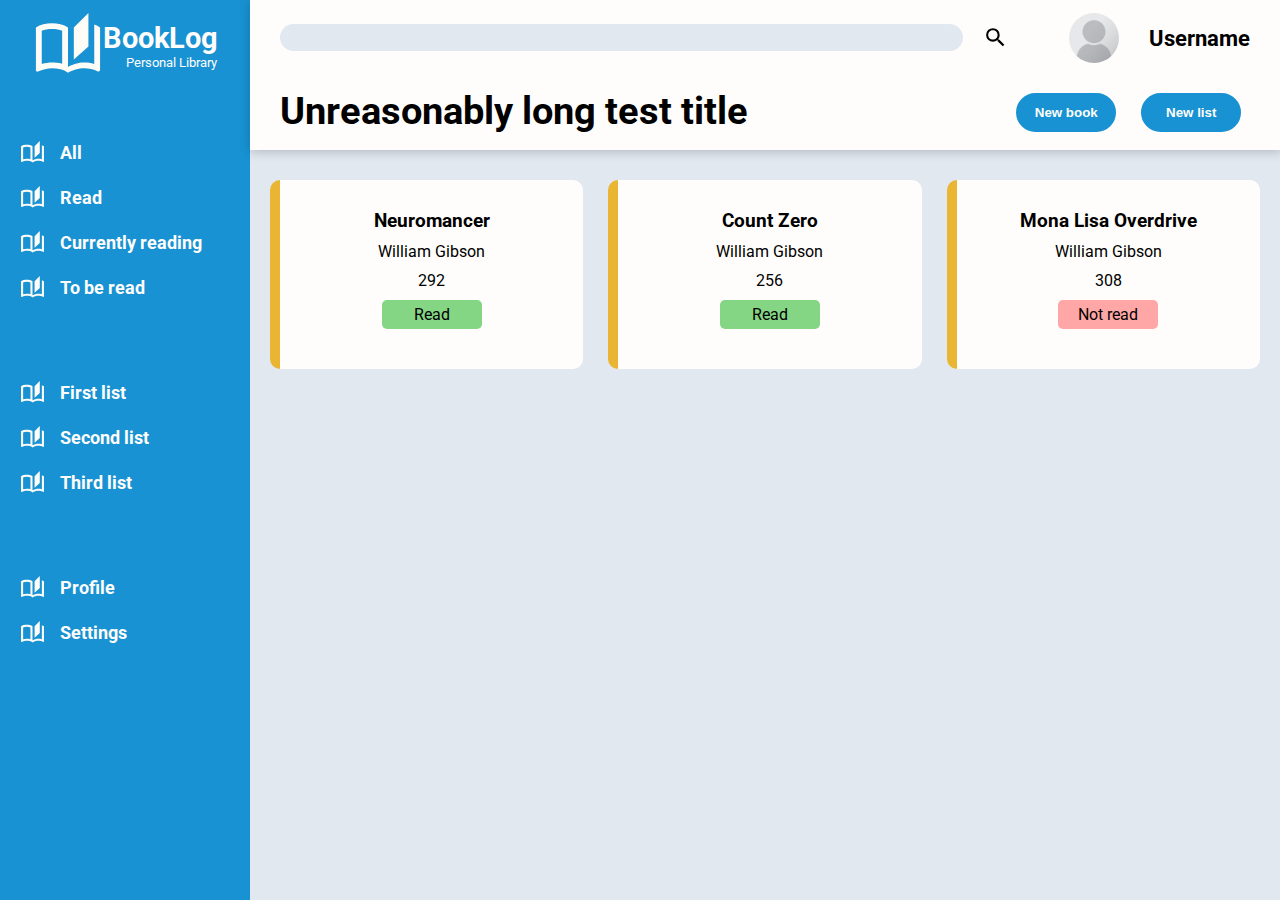
<file: index.html>
<!DOCTYPE html>
<html lang="en">
    <head>
        <meta charset="UTF-8">
        <meta name="viewport" content="width=device-width, initial-scale=1.0">
        <title>Library</title>
        <link rel="stylesheet" href="./style.css">
        <script src="./app.js" defer></script>
    </head>
    <body>
        <header class="header">
            <div class="search-bar">
                <input type="search">
                <img src="./icons/magnify.svg" alt="magnifying glass icon">
            </div>
            <div class="profile-indicator">
                <img src="./images/placeholder-user.png" alt="user picture" class="user-picture">
                <h2>Username</h2>
            </div>
            <div class="current-view">
                <h2 id="current-view">Unreasonably long test title</h2>
            </div>
            <div class="buttons">
                <button type="button" id="new-book-btn">New book</button>
                <button type="button" id="new-list-btn">New list</button>
            </div>
        </header>
        <aside class="sidebar">
            <div class="title">
                <img src="./icons/placeholder-book.svg" alt="book logo" class="logo">
                <div class="text-title">
                    <h1>BookLog</h1>
                    <p>Personal Library</p>
                </div>
            </div>
            <nav class="navbar">
                <ul class="status-group">
                    <li id="status-all">
                        <img src="./icons/placeholder-book.svg" alt="all books icon">
                        <p>All</p>
                    </li>
                    <li id="status-read">
                        <img src="./icons/placeholder-book.svg" alt="read books icon">
                        <p>Read</p>
                    </li>
                    <li id="status-currently">
                        <img src="./icons/placeholder-book.svg" alt="currently reading icon">
                        <p>Currently reading</p>
                    </li>
                    <li id="status-tbr">
                        <img src="./icons/placeholder-book.svg" alt="to be read icon">
                        <p>To be read</p>
                    </li>
                </ul>
                <ul class="user-lists">
                    <li id="list-1">
                        <img src="./icons/placeholder-book.svg" alt="list icon">
                        <p>First list</p>
                    </li>
                    <li id="list-2">
                        <img src="./icons/placeholder-book.svg" alt="list icon">
                        <p>Second list</p>
                    </li>
                    <li id="list-3">
                        <img src="./icons/placeholder-book.svg" alt="list icon">
                        <p>Third list</p>
                    </li>
                </ul>
                <ul class="preferences">
                    <li id="profile">
                        <img src="./icons/placeholder-book.svg" alt="profile icon">
                        <p>Profile</p>
                    </li>
                    <li id="settings">
                        <img src="./icons/placeholder-book.svg" alt="settings icon">
                        <p>Settings</p>
                    </li>
                </ul>
            </nav>
        </aside>
        <main class="book-area">
        </main>
    </body>
</html>
</file>
<file: style.css>
@import url('https://fonts.googleapis.com/css2?family=Roboto:wght@400;700&display=swap');

:root {
    --ff-roboto: 'Roboto', sans-serif;
    --clr-main: #1892d3;
    --clr-white: #fefdfb;
    --clr-accent: #e9b532;
    --clr-background: #e1e8f0;
    --clr-light-text: #878787;
    --svg-white: invert(91%) sepia(2%) saturate(537%) hue-rotate(347deg) brightness(109%) contrast(99%);

    font-size: 16px;
    font-family: var(--ff-roboto);
}

* {
    box-sizing: border-box;
    margin: 0;
    padding: 0;
}

body {
    display: grid;
    grid-template-columns: 250px 1fr;
    grid-template-rows: 150px 1fr;
    min-height: 100vh;
}

.header {
    grid-column: 2 / 3;
    grid-row: 1 / 2;
    background-color: var(--clr-white);
    display: grid;
    grid-template-columns: minmax(250px, 3fr) minmax(220px, 1fr);
    grid-template-rows: 1fr 1fr;
    padding: 0 30px;
    box-shadow: 1px 1px 10px 1px rgba(0, 0, 0, 0.2);
    position: relative;
    z-index: 0;
}

.header > div {
    display: flex;
    align-items: center;
}

.header .search-bar {
    grid-column: 1 / 2;
    grid-row: 1 / 2;
}

.header input[type="search"] {
    font-size: 1.1rem;
    background-color: var(--clr-background);
    border: none;
    border-radius: 2rem;
    padding: 0.2rem 0.6rem;
    width: 95%;
    margin-right: 20px;
}

.header .profile-indicator {
    grid-column: 2 / 3;
    grid-row: 1 / 2;
    justify-content: flex-end   ;
    gap: 30px;
}

.profile-indicator .user-picture {
    height: 50px;
    border-radius: 50%;
}

.profile-indicator h2 {
    font-size: 1.4rem;
}

.header .current-view {
    grid-column: 1 / 2;
    grid-row: 2 / 3;
    justify-content: flex-start;
    font-size: 1.6rem;
    margin-bottom: 5px;
}

.header .buttons {
    grid-column: 2 / 3;
    grid-row: 2 / 3;
    justify-content: center;
    gap: 25px;
}

.buttons button {
    background-color: var(--clr-main);
    color: var(--clr-white);
    width: 100px;
    padding: 10px 10px;
    border-radius: 50px;
    border: none;
    font-weight: bold;
    border: 2px solid var(--clr-main);
    cursor: pointer;
}

.buttons button:hover {
    background-color: var(--clr-white);
    color: var(--clr-main);
}

.buttons button:active {
    background-color: var(--clr-main);
    color: var(--clr-white);
}

.header img {
    height: 25px;
}

.sidebar {
    grid-column: 1 / 2;
    grid-row: 1 / 3;
    background-color: var(--clr-main);
    color: var(--clr-white);
    display: grid;
    grid-template-rows: auto 1fr;
    gap: 40px;
    padding: 10px 20px;
}

.sidebar img {
    filter: var(--svg-white);
}

.sidebar .title {
    grid-row: 1 / 2;
    display: flex;
    align-items: center;
    justify-content: center;
}

.title .logo {
    height: 70px;
}

.title h1 {
    font-size: 1.8rem;
}

.title p {
    font-size: 0.8rem;
    margin-left: 22px;
}

.sidebar .title .text-title {
    display: flex;
    flex-direction: column;
    align-items: center;
    justify-content: center;
}

.navbar {
    grid-row: 2 / 3;
    display: grid;
    grid-template-rows: auto auto 1fr;
    gap: 40px;
}

.navbar .status-group {
    grid-row: 1 / 2;
}

.navbar .user-lists {
    grid-row: 2 / 3;
}

.navbar .preferences {
    grid-row: 3 / 4;
}

.navbar li {
    display: flex;
    align-items: center;
    margin: 20px 0;
    font-weight: bold;
    font-size: 1.1rem;
}

.navbar img {
    height: 25px;
    margin-right: 15px;
}

.book-area {
    grid-column: 2 / 3;
    grid-row: 2 / 3;
    background-color: var(--clr-background);
    display: grid;
    grid-template-columns: repeat(auto-fit, minmax(200px, 1fr));
    grid-auto-rows: max-content;
    gap: 25px;
    padding: 30px 20px;
}

.book-card {
    width: auto;
    background-color: var(--clr-white);
    padding: 30px 20px;
    border-radius: 10px;
    border-left: 10px solid var(--clr-accent);
    display: flex;
    flex-direction: column;
    justify-content: space-between;
    align-items: center;
    text-align: center;
    gap: 10px;
}

button.read {
    width: 100px;
    font-size: 1rem;
    font-family: var(--ff-roboto);
    padding: 5px;
    border: none;
    border-radius: 5px;
    background-color: rgb(132, 213, 132);
} 

button.not-read {
    width: 100px;
    font-size: 1rem;
    font-family: var(--ff-roboto);
    padding: 5px;
    border: none;
    border-radius: 5px;
    background-color: rgb(255, 166, 166);
}


.book-card .delete-btn {
    background-color: red;
    height: 20px;
    width: 20px;
    border: none;
    border-radius: 40px;
    justify-self: end;
    margin-bottom: -20px;
    margin-right: -10px;
    align-self: flex-end;
    display: flex;
    justify-content: center;
    align-items: center;
    opacity: 0;
}

.book-card:hover .delete-btn {
    opacity: 1;
}

.book-card .delete-btn img {
    height: 70%;
    filter: var(--svg-white);
}

/* New book form style */

.new-book-card {
    position: relative;
    z-index: 5;
    background-color: var(--clr-white);
    padding: 20px 20px;
    border: 3px solid var(--clr-main);
    border-radius: 10px;
    position: fixed;
    top: 50%;
    left: 50%;
    transform: translate(-18%, -40%) scale(0);
    display: flex;
    flex-direction: column;
    justify-content: center;
    align-items: center;
    transition: 0.5s all;
}

.new-book-card.visible {
    transform: translate(-18%, -40%) scale(1);
}

.new-book-card * {
    display: block;
}

.new-book-card h3 {
    text-align: center;
    font-size: 1.4rem;
    margin-bottom: 20px;
}

.new-book-card label {
    font-weight: bold;
    font-size: 1.1rem;
    margin-bottom: 6px;
    margin-left: 8px;
}

.new-book-card input[type="text"],
.new-book-card input[type="tel"] {
    width: 350px;
    font-size: 1rem;
    font-family: var(--ff-roboto);
    margin-bottom: 16px;
    background-color: var(--clr-background);
    border: none;
    border-radius: 2rem;
    padding: 0.2rem 0.6rem;
}

.new-book-card label[for="read"] {
    display: inline;
}
.new-book-card input[type="checkbox"] {
    display: inline;
    height: 1rem;
    width: 1rem;
    margin-left: 20px;
}

.new-book-card button {
    background-color: var(--clr-main);
    color: var(--clr-white);
    width: 100px;
    padding: 10px 10px;
    margin: 30px auto 0 auto;
    border-radius: 50px;
    border: none;
    font-weight: bold;
    border: 2px solid var(--clr-main);
    cursor: pointer;
}

.new-book-card button:hover {
    background-color: var(--clr-white);
    color: var(--clr-main);
}

.new-book-card button:active {
    background-color: var(--clr-main);
    color: var(--clr-white);
}
</file>
